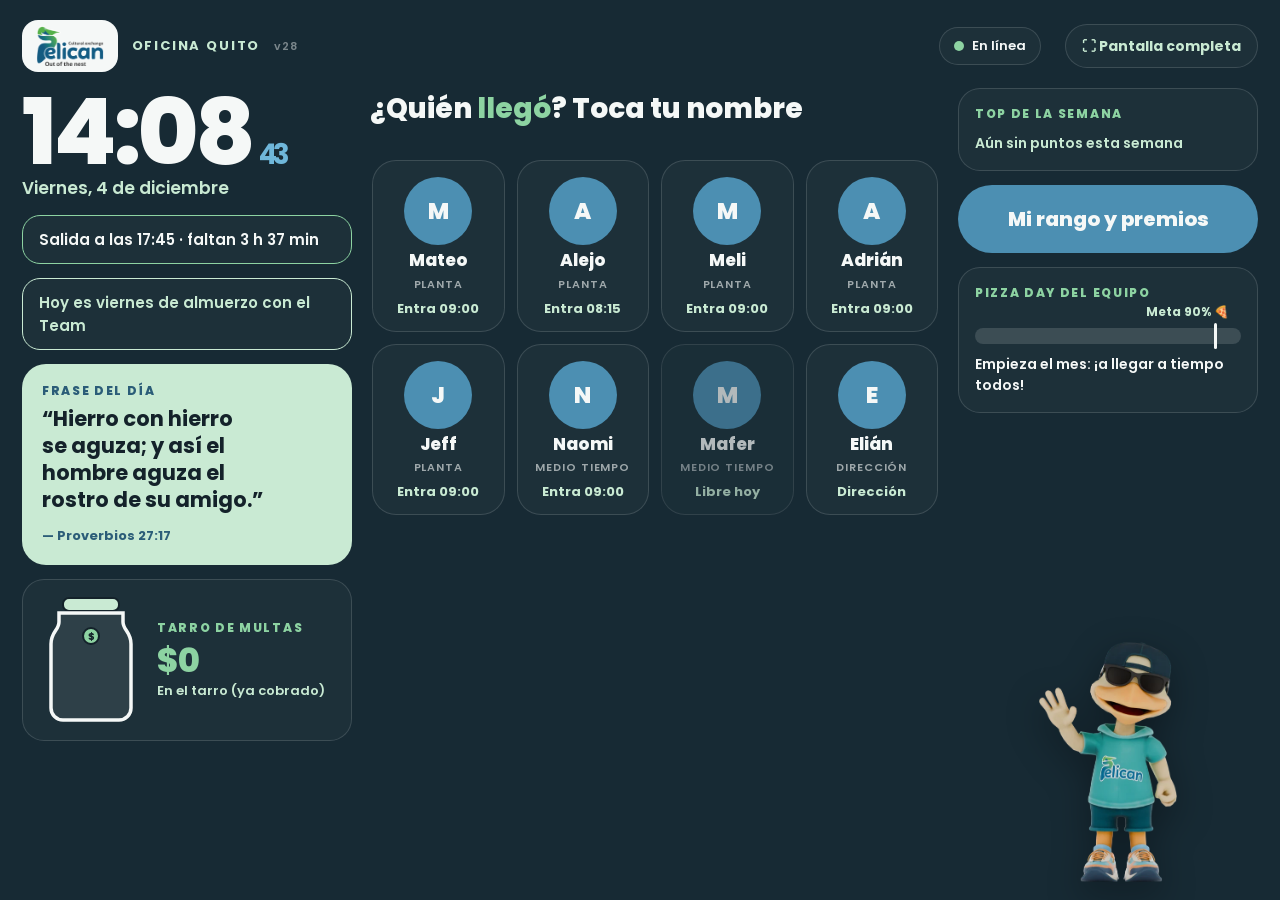
<file: index.html>
<!doctype html>
<html lang="es">
<head>
<meta charset="utf-8">
<meta name="viewport" content="width=device-width, initial-scale=1, viewport-fit=cover">
<meta name="robots" content="noindex, nofollow">
<meta name="theme-color" content="#172A34">
<link rel="manifest" href="manifest.webmanifest">
<link rel="icon" href="assets/icon-192.png">
<title>Pelican · Asistencia</title>
<link rel="stylesheet" href="styles.css?v=28">
</head>
<body>
<svg width="0" height="0" style="position:absolute" aria-hidden="true">
  <symbol id="i-flame" viewBox="0 0 24 24"><path d="M12 2c1 3.5-1 5-2.5 7C8 11 7 12.5 7 15a5 5 0 0010 0c0-2-1-3.5-2-4.5.3 2-.7 3-1.7 3C13 11 14.5 6.5 12 2z"/></symbol>
  <symbol id="i-check" viewBox="0 0 24 24"><path d="M9.5 17.2L4.8 12.5l1.9-1.9 2.8 2.8 7.8-7.8 1.9 1.9z"/></symbol>
  <symbol id="i-clock" viewBox="0 0 24 24"><path d="M12 3a9 9 0 100 18 9 9 0 000-18zm1 9.4l3.3 2-1 1.6L11 13V7h2z"/></symbol>
  <symbol id="i-star" viewBox="0 0 24 24"><path d="M12 2.5l2.9 6 6.6.9-4.8 4.6 1.2 6.5L12 17.4 6.1 20.5l1.2-6.5L2.5 9.4l6.6-.9z"/></symbol>
  <symbol id="i-sun" viewBox="0 0 24 24"><path d="M12 7a5 5 0 100 10 5 5 0 000-10zM11 1h2v3h-2zm0 19h2v3h-2zM1 11h3v2H1zm19 0h3v2h-3zM4.2 5.6l1.4-1.4 2.1 2.1-1.4 1.4zM16.3 17.7l1.4-1.4 2.1 2.1-1.4 1.4zM4.2 18.4l2.1-2.1 1.4 1.4-2.1 2.1zM16.3 6.3l2.1-2.1 1.4 1.4-2.1 2.1z"/></symbol>
  <symbol id="i-medal" viewBox="0 0 24 24"><path d="M7 2h4l1 5-2 1zm10 0h-4l-1 5 2 1zM12 9a6 6 0 100 12 6 6 0 000-12zm0 2.5l1.3 2.7 3 .4-2.2 2.1.5 3L12 20l-2.6 1.4.5-3-2.2-2.1 3-.4z"/></symbol>
</svg>
<canvas id="confetti"></canvas>

<section class="screen" id="s-home"></section>
<section class="screen" id="s-pin"></section>
<section class="screen" id="s-act"></section>
<section class="screen" id="s-check"></section>
<section class="screen" id="s-cam"></section>
<section class="screen" id="s-res"></section>
<section class="screen" id="s-rank"></section>
<div class="modal" id="modal"></div>

<script src="config.js?v=28"></script>
<script src="rules.js?v=28"></script>
<script src="quotes.js?v=28"></script>
<script src="daily.js?v=28"></script>
<script src="app.js?v=28"></script>
</body>
</html>
</file>
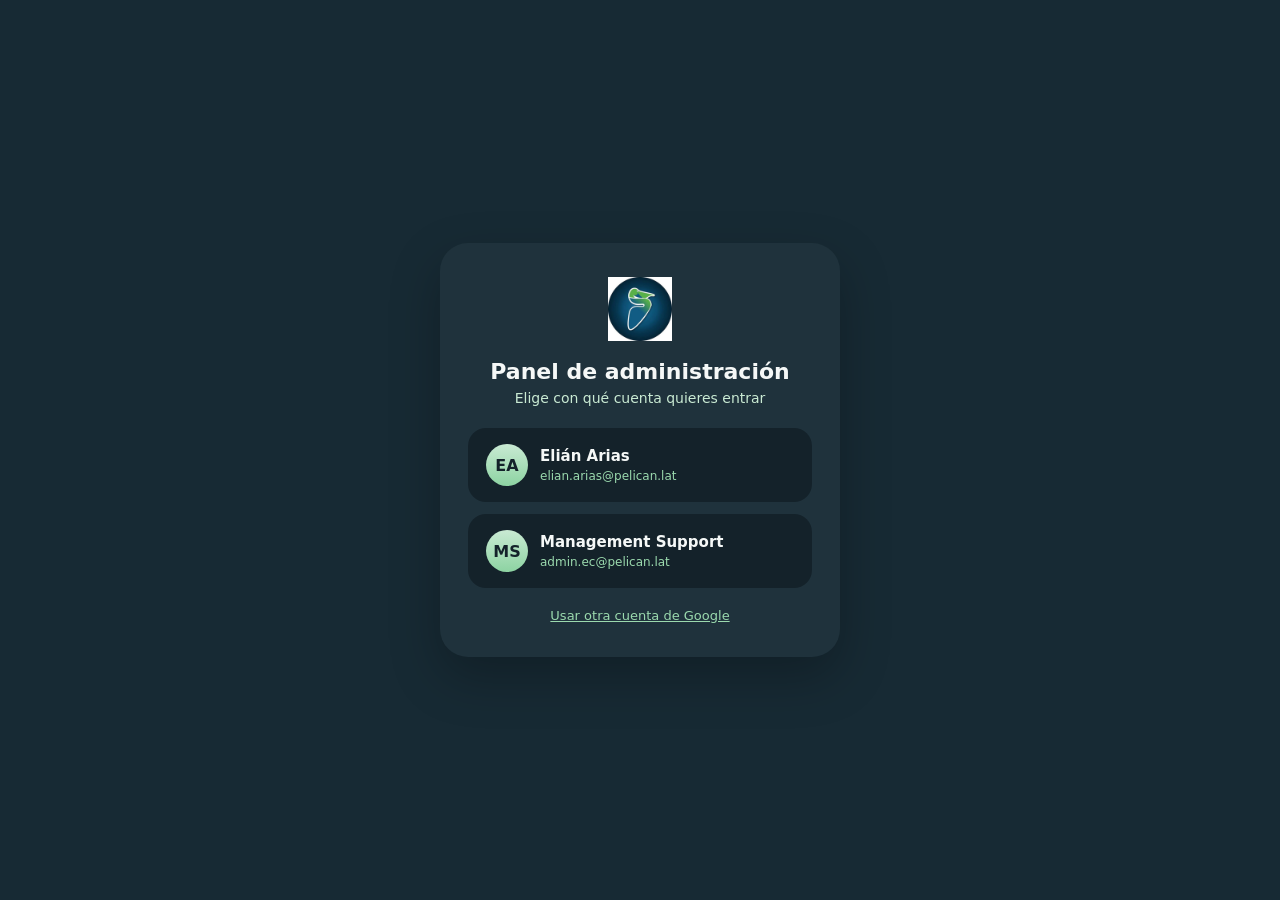
<file: admin/index.html>
<!doctype html>
<html lang="es"><head><meta charset="utf-8"><meta name="viewport" content="width=device-width,initial-scale=1">
<title>Pelican · Acceso administración</title>
<style>
*{box-sizing:border-box;margin:0}
body{min-height:100vh;display:grid;place-items:center;padding:20px;background:#172A34;color:#F5F8F7;font-family:system-ui,-apple-system,"Segoe UI",sans-serif}
.card{width:100%;max-width:400px;background:#1F323C;border-radius:28px;padding:34px 28px;text-align:center;box-shadow:0 20px 50px rgba(0,0,0,.25)}
img{width:64px;height:64px;margin-bottom:14px}
h1{font-size:22px;margin-bottom:6px}
p{color:#C9EAD3;font-size:14px;margin-bottom:22px}
a.b{display:flex;align-items:center;gap:12px;text-align:left;margin-top:12px;padding:14px 16px;border-radius:18px;background:#14222A;color:#F5F8F7;text-decoration:none;border:2px solid transparent;transition:.15s}
a.b:hover{border-color:#8DD3A2;transform:translateY(-1px)}
.av{flex:none;width:42px;height:42px;border-radius:50%;background:linear-gradient(#C9EAD3,#8DD3A2);color:#14222A;font-weight:800;display:grid;place-items:center}
b{display:block;font-size:15px}small{color:#9BDAAE;font-size:12px}
.o{display:block;margin-top:20px;color:#9BDAAE;font-size:13px}
</style></head><body>
<div class="card">
<img src="../assets/isotipo.png" alt="">
<h1>Panel de administración</h1>
<p>Elige con qué cuenta quieres entrar</p>
<a class="b" id="a1" href="#"><span class="av">EA</span><span><b>Elián Arias</b><small>elian.arias@pelican.lat</small></span></a>
<a class="b" id="a2" href="#"><span class="av">MS</span><span><b>Management Support</b><small>admin.ec@pelican.lat</small></span></a>
<a class="o" id="o" href="#">Usar otra cuenta de Google</a>
</div>
<script>
var U='https://script.google.com/a/macros/pelican.lat/s/AKfycbww0NFXtmZOR332M3VA9h8_Ooi0qXtUAGIZiTB9iwWtm1vmRT1_8PrTUli3q8UeyDNPSw/exec?page=admin';
function link(m){return U+'&authuser='+encodeURIComponent(m)}
document.getElementById('a1').href=link('elian.arias@pelican.lat');
document.getElementById('a2').href=link('admin.ec@pelican.lat');
document.getElementById('o').href=U;
</script></body></html>
</file>
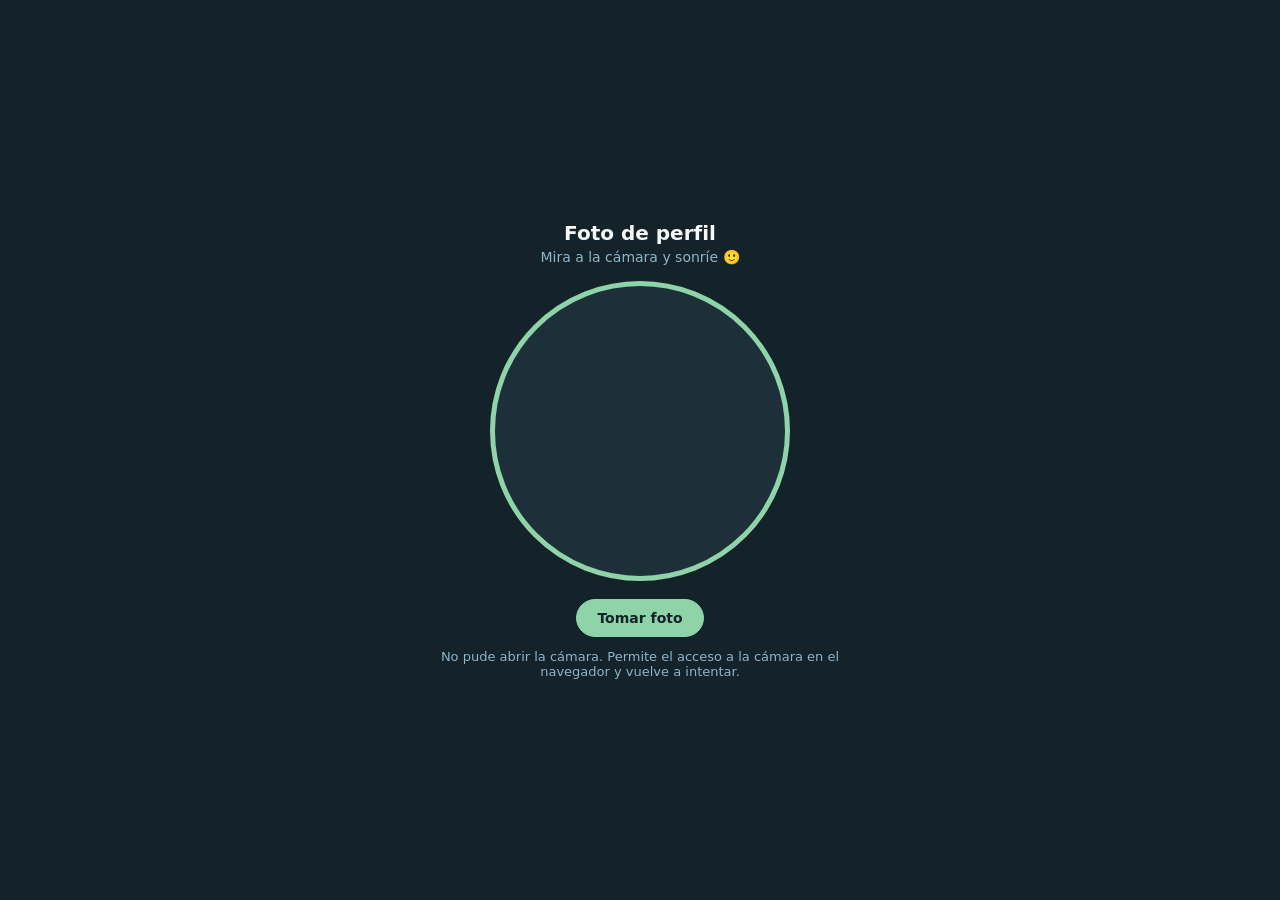
<file: foto.html>
<!doctype html>
<html lang="es"><head><meta charset="utf-8"><meta name="viewport" content="width=device-width,initial-scale=1"><title>Foto de perfil · Pelican</title>
<style>
:root{--n2:#14222A;--n1:#1D2F39;--g1:#8FD3A8;--g3:#CFE8DC;--b3:#8FB4C8;--w:#F5F8F7}
*{box-sizing:border-box}body{margin:0;min-height:100vh;display:grid;place-items:center;background:var(--n2);color:var(--w);font-family:system-ui,-apple-system,Segoe UI,Roboto,sans-serif;text-align:center;padding:20px}
main{width:min(420px,100%)}h1{font-size:20px;margin:0 0 4px}p{color:var(--b3);font-size:14px;margin:4px 0 16px}
.cam{width:min(300px,80vw);aspect-ratio:1;margin:0 auto;border-radius:50%;overflow:hidden;border:5px solid var(--g1);background:var(--n1)}
video,img{width:100%;height:100%;object-fit:cover;display:block}video{transform:scaleX(-1)}
.row{display:flex;gap:10px;justify-content:center;margin-top:18px;flex-wrap:wrap}
button,a.b{font:inherit;font-weight:700;font-size:14px;padding:10px 20px;border-radius:999px;border:1.5px solid rgba(143,211,168,.45);background:transparent;color:var(--g3);cursor:pointer;text-decoration:none}
button.p{background:var(--g1);border-color:var(--g1);color:var(--n2)}.hide{display:none}#msg{min-height:20px;margin-top:12px;font-size:13px;color:var(--b3)}
</style></head><body><main>
<h1>Foto de perfil</h1><p>Mira a la cámara y sonríe 🙂</p>
<div class="cam"><video id="v" autoplay playsinline muted></video><img id="s" class="hide" alt=""></div>
<div class="row" id="r1"><button class="p" id="snap">Tomar foto</button></div>
<div class="row hide" id="r2"><button id="again">Repetir</button><button class="p" id="use">Usar esta foto</button></div>
<div id="msg"></div>
<script>
var v=document.getElementById('v'),s=document.getElementById('s'),r1=document.getElementById('r1'),r2=document.getElementById('r2'),msg=document.getElementById('msg'),stream=null,data='';
function show(on){v.classList.toggle('hide',!on);s.classList.toggle('hide',on);r1.classList.toggle('hide',!on);r2.classList.toggle('hide',on)}
function start(){navigator.mediaDevices.getUserMedia({video:{facingMode:'user',width:{ideal:1280},height:{ideal:960}},audio:false}).then(function(st){stream=st;v.srcObject=st;show(true);msg.textContent=''}).catch(function(){msg.textContent='No pude abrir la cámara. Permite el acceso a la cámara en el navegador y vuelve a intentar.'})}
document.getElementById('snap').onclick=function(){if(!v.videoWidth)return;var m=Math.min(v.videoWidth,v.videoHeight),c=document.createElement('canvas');c.width=c.height=Math.min(720,m);var x=c.getContext('2d');x.translate(c.width,0);x.scale(-1,1);x.drawImage(v,(v.videoWidth-m)/2,(v.videoHeight-m)/2,m,m,0,0,c.width,c.height);data=c.toDataURL('image/jpeg',.85);s.src=data;show(false)};
document.getElementById('again').onclick=function(){show(true)};
document.getElementById('use').onclick=function(){
  if(window.opener&&!window.opener.closed){window.opener.postMessage({pelicanFoto:data},'*');if(stream)stream.getTracks().forEach(function(t){t.stop()});window.close();msg.textContent='Listo, ya puedes cerrar esta ventana.'}
  else{var a=document.createElement('a');a.href=data;a.download='foto-perfil.jpg';a.click();msg.textContent='Se descargó la foto: súbela con "Subir archivo" en el panel.'}};
start();
</script></main></body></html>
</file>
<file: styles.css>
/* Paleta Pelican suavizada (base de marca, tonos sobrios). Fuentes locales para funcionar sin internet. */
@font-face{font-family:Poppins;font-weight:400;src:url(fonts/poppins-latin-400-normal.woff2) format("woff2");font-display:swap}
@font-face{font-family:Poppins;font-weight:500;src:url(fonts/poppins-latin-500-normal.woff2) format("woff2");font-display:swap}
@font-face{font-family:Poppins;font-weight:600;src:url(fonts/poppins-latin-600-normal.woff2) format("woff2");font-display:swap}
@font-face{font-family:Poppins;font-weight:700;src:url(fonts/poppins-latin-700-normal.woff2) format("woff2");font-display:swap}
@font-face{font-family:Poppins;font-weight:800;src:url(fonts/poppins-latin-800-normal.woff2) format("woff2");font-display:swap}
@font-face{font-family:Poppins;font-weight:800;font-style:italic;src:url(fonts/poppins-latin-800-italic.woff2) format("woff2");font-display:swap}
@font-face{font-family:Anton;font-weight:400;src:url(fonts/anton-latin-400-normal.woff2) format("woff2");font-display:swap}

:root{
  --g1:#8DD3A2; --g2:#9BDAAE; --g3:#C9EAD3;
  --b1:#6FB7DA; --b2:#4C8FB2; --b3:#2B5D78;
  --w:#F5F8F7; --n1:#1F323C; --n2:#14222A; --bg:#172A34;
  --card:color-mix(in srgb,var(--n1) 78%,transparent);
  --line:color-mix(in srgb,var(--w) 14%,transparent);
  --font:Poppins,system-ui,-apple-system,"Segoe UI",sans-serif;
  color-scheme:dark;
}
*{box-sizing:border-box;-webkit-tap-highlight-color:transparent}
html,body{height:100%;margin:0}
body{font-family:var(--font);color:var(--w);background:var(--bg);
  overflow:hidden;user-select:none;-webkit-user-select:none;touch-action:manipulation}
h1,h2,h3,p{margin:0}
button{font:inherit;color:inherit;border:0;background:none;cursor:pointer}
img{display:block;max-width:100%}

/* ---------- Texto "sticker" (estilo de la marca) ---------- */
.stk{position:relative;display:inline-block;isolation:isolate;font-family:Anton,Impact,sans-serif;font-weight:400;text-transform:uppercase;
  color:var(--w);letter-spacing:.01em;line-height:1}
.stk::before{content:attr(data-t);position:absolute;left:0;top:0;z-index:-1;color:var(--n2);-webkit-text-stroke:.24em var(--n2);
  text-shadow:0 .09em .16em rgb(0 0 0/.55);white-space:inherit}
.stk.g{font-family:var(--font);font-weight:800;font-style:italic;letter-spacing:-.01em;
  color:transparent}
.stk.g::after{content:attr(data-t);position:absolute;left:0;top:0;background:linear-gradient(var(--g3),var(--g1));-webkit-background-clip:text;background-clip:text;color:transparent;white-space:inherit}
.stk-wrap{display:block;font-size:clamp(30px,5.2vw,58px);line-height:1.12;text-wrap:balance}
.stk-wrap .stk{margin:0 .08em}

.screen{position:fixed;inset:0;display:none;flex-direction:column;overflow:auto;
  padding:max(18px,env(safe-area-inset-top)) max(22px,env(safe-area-inset-right)) max(18px,env(safe-area-inset-bottom)) max(22px,env(safe-area-inset-left))}
.screen.on{display:flex;animation:in .3s ease both}
@keyframes in{from{opacity:0;transform:translateY(8px)}to{opacity:1;transform:none}}

/* ---------- Barra superior ---------- */
.top{display:flex;align-items:center;gap:14px;min-height:56px;position:relative}
.garland{position:absolute;top:-14px;left:50%;transform:translateX(-50%);width:min(440px,36vw);height:auto;pointer-events:none;z-index:3;overflow:visible;filter:drop-shadow(0 3px 3px rgba(0,0,0,.3))}
.gsw{transform-box:fill-box;transform-origin:50% 0;animation:gsw 3.4s ease-in-out infinite}
@keyframes gsw{0%,100%{transform:rotate(-3deg)}50%{transform:rotate(3deg)}}
@media (prefers-reduced-motion:reduce){.gsw{animation:none}}
.quote.bdcard{background:color-mix(in srgb,#E8C766 62%,#F5F8F7)}
.quote.bdcard .eb,.quote.bdcard cite{color:var(--n2)}
.logo{background:var(--w);border-radius:16px;padding:6px 14px;display:flex;align-items:center}
.logo img{height:40px;width:auto}
.ver{font-size:11px;font-weight:600;opacity:.45;letter-spacing:.08em}
.office{font-weight:700;letter-spacing:.14em;text-transform:uppercase;font-size:13px;color:var(--g3)}
.net{margin-left:auto;display:flex;align-items:center;gap:8px;font-size:13px;font-weight:600;padding:8px 14px;border-radius:999px;background:var(--card);border:1px solid var(--line)}
.net i{width:10px;height:10px;border-radius:50%;background:var(--g1)}
.net.off i{background:var(--b1);animation:pulse 1.4s infinite}
@keyframes pulse{50%{opacity:.35}}

/* ---------- HOME ---------- */
.home{display:grid;grid-template-columns:minmax(260px,330px) minmax(0,1fr) minmax(240px,300px);gap:18px;flex:1;min-height:0;margin-top:14px}
@media (max-width:1100px){.home{grid-template-columns:minmax(240px,300px) minmax(0,1fr)}.col-r{grid-column:1/-1;display:grid;grid-template-columns:repeat(auto-fit,minmax(240px,1fr));gap:14px}}
@media (max-width:760px){.home{grid-template-columns:1fr}}
.col{display:flex;flex-direction:column;gap:14px;min-height:0}
.clock{font-family:var(--font);font-weight:800;font-size:clamp(58px,8vw,92px);line-height:.95;letter-spacing:-.04em;font-variant-numeric:tabular-nums}
.clock small{font-size:.3em;font-weight:700;color:var(--b1);margin-left:6px}
.date{font-weight:600;color:var(--g3);font-size:17px}
.banner{border-radius:18px;padding:12px 16px;font-weight:600;font-size:15px;background:var(--card);border:1.5px solid var(--line)}
.banner.ok{border-color:var(--g1)} .banner.late{border-color:var(--b1)} .banner.fri{border-color:var(--g3);color:var(--g3)} .banner.extra{border-color:var(--b2)}
.quote{border-radius:24px;padding:18px 20px;background:var(--g3);color:var(--n2);position:relative;overflow:hidden}
.quote .eb{font-size:12px;font-weight:800;letter-spacing:.14em;text-transform:uppercase;color:var(--b3)}
.quote p{font-size:clamp(17px,1.9vw,21px);font-weight:700;line-height:1.28;margin:6px 0 8px;text-wrap:balance}
.quote cite{font-style:normal;font-size:13px;font-weight:700;color:var(--b3)}
.panel{border-radius:22px;padding:16px;background:var(--card);border:1px solid var(--line)}
.panel h3{font-size:12px;letter-spacing:.14em;text-transform:uppercase;font-weight:800;color:var(--g1);margin-bottom:10px}
.mid{display:flex;flex-direction:column;gap:14px;min-height:0}
.h2{font-size:clamp(20px,2.6vw,28px);font-weight:800}
.h2 em{font-style:normal;color:var(--g1)}

/* almuerzo */
.lunches{display:grid;grid-template-columns:repeat(auto-fit,minmax(210px,1fr));gap:12px}
.lcard{display:flex;align-items:center;gap:14px;border-radius:22px;padding:12px 14px;background:var(--card);border:1.5px solid var(--g1)}
.lcard.over{border-color:var(--b1)}
.ring{position:relative;width:86px;height:86px;flex:none}
.ring svg{width:100%;height:100%;transform:rotate(-90deg)}
.ring circle{fill:none;stroke-width:9;stroke-linecap:round}
.ring .bg{stroke:color-mix(in srgb,var(--w) 14%,transparent)}
.ring .fg{stroke:var(--g1);transition:stroke-dashoffset .9s linear}
.lcard.low .ring .fg{stroke:var(--g3)} .lcard.over .ring .fg{stroke:var(--b1);animation:pulse 1.2s infinite}
.ring b{position:absolute;inset:0;display:grid;place-items:center;font-size:19px;font-weight:800;font-variant-numeric:tabular-nums}
.lcard .nm{font-weight:800;font-size:17px}
.lcard .sub{font-size:12px;font-weight:600;color:var(--g3);margin-top:2px}
.lcard.over .sub{color:var(--b1)}

/* tiles de personas */
.grid{display:grid;grid-template-columns:repeat(auto-fill,minmax(150px,1fr));gap:12px;overflow:auto;padding:2px;align-content:start}
.tile{position:relative;display:flex;flex-direction:column;align-items:center;gap:6px;text-align:center;padding:16px 8px 12px;border-radius:24px;background:var(--card);border:1.5px solid var(--line);transition:transform .12s,border-color .12s}
.tile:active{transform:scale(.96)}
.tile.s-working,.tile.s-back{border-color:var(--g1)}
.tile.s-late{border-color:var(--b1)}
.tile.s-lunch{border-color:var(--g3)}
.tile.s-done,.tile.s-off,.tile.s-permit{opacity:.7}
.av{position:relative;width:68px;height:68px;border-radius:50%;display:grid;place-items:center;font-weight:800;font-size:23px;background:var(--b2);color:var(--w)}
.tile.s-working .av,.tile.s-back .av{background:var(--g1);color:var(--n2)}
.tile .nm{font-weight:800;font-size:17px;line-height:1.1}
.tile .tp{font-size:11px;font-weight:600;letter-spacing:.08em;text-transform:uppercase;color:color-mix(in srgb,var(--w) 60%,transparent)}
.tile .stt{font-size:13px;font-weight:700;color:var(--g3);min-height:19px}
.tile.s-late .stt{color:var(--b1)}
.tile .fl{position:absolute;top:10px;right:10px;display:flex;align-items:center;gap:2px;font-size:12px;font-weight:800;color:var(--g1)}
.tile .fl svg{width:15px;height:15px;fill:var(--g1)}
.hat{position:absolute;top:-23px;left:50%;width:30px;height:39px;transform:translateX(-34%) rotate(13deg);z-index:2;filter:drop-shadow(0 2px 2px rgba(0,0,0,.35))}

/* tarro */
.jar{display:flex;align-items:center;gap:14px}
.jar svg{width:104px;height:128px;flex:none;overflow:visible}
.jar .amt{font-size:34px;font-weight:800;color:var(--g1);line-height:1}
.jar .lbl{font-size:13px;font-weight:600;color:var(--g3);margin-top:4px}
.coin-fall{animation:fall 6s ease-in infinite;transform-origin:center}
@keyframes fall{0%{transform:translateY(-34px);opacity:0}8%{opacity:1}30%{transform:translateY(0)}100%{transform:translateY(0);opacity:1}}
.top3 li{display:flex;justify-content:space-between;font-weight:700;font-size:15px;padding:4px 0;list-style:none}
.top3 ol{margin:0;padding:0}
.top3 li span:last-child{color:var(--g3)}
.goal .bar{position:relative;height:16px;border-radius:999px;background:color-mix(in srgb,var(--w) 14%,transparent);overflow:visible}
.goal .bar i{display:block;height:100%;border-radius:999px;background:var(--g1)}
.goal .bar i.low{background:var(--b1)}
.goal .bar{margin-top:26px}
.goal .bar .gm{position:absolute;top:-25px;transform:translateX(-82%);font-style:normal;font-size:12px;font-weight:700;color:var(--g3);white-space:nowrap}
.goal .bar u{position:absolute;top:-5px;bottom:-5px;width:3px;background:var(--w);border-radius:2px}
.goal p{font-size:14px;font-weight:600;margin-top:10px}
.bday{display:flex;align-items:center;gap:10px;font-weight:700;font-size:15px}
.jayhome{position:fixed;right:12px;bottom:0;height:min(32vh,260px);width:auto;pointer-events:none;opacity:.95}
@media (max-width:1100px){.jayhome{display:none}}

/* ---------- PIN ---------- */
.center{margin:auto;width:min(430px,100%);display:flex;flex-direction:column;align-items:center;gap:16px;text-align:center}
.center .av{width:96px;height:96px;font-size:32px}
.dots{display:flex;gap:14px;height:22px}
.dots i{width:20px;height:20px;border-radius:50%;border:2.5px solid var(--b1)}
.dots i.f{background:var(--g1);border-color:var(--g1)}
.keys{display:grid;grid-template-columns:repeat(3,1fr);gap:12px;width:100%}
.key{height:78px;border-radius:24px;background:var(--card);border:1.5px solid var(--line);font-size:31px;font-weight:700}
.key:active{background:var(--b2)}
.key.sm{font-size:18px}
.msg{min-height:24px;font-weight:700;color:var(--b1)}
.link{font-weight:700;color:var(--g3);padding:10px 14px;font-size:16px}
.btn{min-height:68px;padding:0 36px;border-radius:999px;font-weight:800;font-size:20px;background:var(--g1);color:var(--n2);box-shadow:0 8px 28px color-mix(in srgb,var(--g1) 28%,transparent)}
.btn:active{transform:scale(.97)}
.btn.ghost{background:var(--card);color:var(--w);border:1.5px solid var(--line);box-shadow:none}
.btn.blue{background:var(--b2);color:var(--w);box-shadow:none}
.btn:disabled{opacity:.4}
.row{display:flex;gap:12px;flex-wrap:wrap;justify-content:center}
.big-actions{display:grid;gap:14px;width:100%}
.big-actions .btn{min-height:84px;font-size:22px}

/* ---------- CÁMARA ---------- */
.cam{position:relative;width:min(470px,86vw);aspect-ratio:1;border-radius:50%;overflow:hidden;border:7px solid var(--g1);background:var(--b3)}
.cam video{width:100%;height:100%;object-fit:cover;transform:scaleX(-1)}
.cam .shot{position:absolute;inset:0;display:none;width:100%;height:100%;object-fit:cover}
.cam .cd{position:absolute;inset:0;display:none;place-items:center;font-family:Anton;font-size:150px;color:var(--g1);background:color-mix(in srgb,var(--n2) 40%,transparent);-webkit-text-stroke:6px var(--n2);paint-order:stroke fill}
.pre{width:min(560px,92vw);border-radius:22px;overflow:hidden;border:4px solid var(--g1);display:none}
.pre img{width:100%}

/* ---------- Limpieza ---------- */
.check{display:flex;flex-direction:column;gap:12px;width:100%;text-align:left}
.chk{display:flex;align-items:center;gap:16px;padding:18px 20px;border-radius:20px;background:var(--card);border:1.5px solid var(--line);font-size:19px;font-weight:700;width:100%}
.chk .box{width:34px;height:34px;border-radius:10px;border:3px solid var(--b1);display:grid;place-items:center;flex:none}
.chk .box svg{width:22px;height:22px;fill:var(--n2);display:none}
.chk.on{border-color:var(--g1)}
.chk.on .box{background:var(--g1);border-color:var(--g1)}
.chk.on .box svg{display:block}
.chk.closer{border-color:var(--b2);font-size:16px}

/* ---------- Resultado ---------- */
.res{margin:auto;width:min(860px,100%);display:grid;grid-template-columns:minmax(0,1fr) 190px;gap:16px;align-items:end}
@media (max-width:760px){.res{grid-template-columns:1fr}.res .jay{display:none}}
.res .main{display:flex;flex-direction:column;gap:14px}
.hero{border-radius:28px;padding:22px 24px;background:var(--n1);border:2px solid var(--g1)}
.hero.late{border-color:var(--b1)}
.hero .eb{font-size:13px;font-weight:800;letter-spacing:.14em;text-transform:uppercase;color:var(--g3);margin-bottom:8px}
.hero.late .eb{color:var(--b1)}
.hero p{font-size:clamp(16px,2vw,19px);font-weight:600;margin-top:12px}
.res .jay{height:min(52vh,430px);width:auto;justify-self:center;filter:drop-shadow(0 14px 24px rgb(0 0 0/.4))}
.stats{display:grid;grid-template-columns:repeat(3,1fr);gap:12px}
.stat{border-radius:20px;padding:12px;background:var(--card);border:1px solid var(--line);text-align:center}
.stat b{display:flex;align-items:center;justify-content:center;gap:4px;font-size:30px;font-weight:800;color:var(--g1);line-height:1.1}
.stat b svg{width:26px;height:26px;fill:var(--g1)}
.stat span{font-size:12px;font-weight:700;color:var(--g3)}
.bar2{height:14px;border-radius:999px;background:color-mix(in srgb,var(--w) 14%,transparent);overflow:hidden}
.bar2 i{display:block;height:100%;width:0;background:var(--g1);border-radius:999px;transition:width 1.1s cubic-bezier(.2,.8,.2,1)}
.rk{display:flex;justify-content:space-between;gap:10px;font-weight:800;margin-bottom:8px;font-size:16px}
.rk span:last-child{color:var(--g3);font-weight:600;font-size:13px;text-align:right}
.week{display:grid;grid-template-columns:repeat(5,1fr);gap:8px;text-align:center}
.day{border-radius:16px;padding:8px 4px;border:1.5px solid var(--line);font-weight:800;font-size:14px}
.day svg{width:22px;height:22px;display:block;margin:3px auto 0}
.day.ok{border-color:var(--g1);background:color-mix(in srgb,var(--g1) 18%,transparent)} .day.ok svg{fill:var(--g1)}
.day.late{border-color:var(--b1)} .day.late svg{fill:var(--b1)}
.day.today{border-color:var(--w)}
.day.pending,.day.off,.day.miss{opacity:.5}
.medals{display:flex;gap:8px;flex-wrap:wrap}
.medal{display:flex;align-items:center;gap:7px;padding:7px 12px;border-radius:999px;background:var(--card);border:1px solid var(--line);font-size:13px;font-weight:800;opacity:.4}
.medal.got{opacity:1;border-color:var(--g1);color:var(--g3)}
.medal.new{background:var(--g1);color:var(--n2);animation:pop .6s ease both}
.medal svg{width:18px;height:18px;fill:currentColor}
@keyframes pop{0%{transform:scale(.4)}70%{transform:scale(1.12)}100%{transform:scale(1)}}
.mini{display:grid;grid-template-columns:repeat(2,1fr);gap:10px}
.mini .stat b{font-size:24px}
#confetti{position:fixed;inset:0;pointer-events:none;z-index:9}

/* ---------- Modal ---------- */
.modal{position:fixed;inset:0;z-index:20;display:none;place-items:center;background:color-mix(in srgb,var(--n2) 82%,transparent);padding:20px}
.modal.on{display:grid}
.mbox{width:min(520px,100%);border-radius:28px;padding:24px;background:var(--n1);border:2px solid var(--b1);display:flex;align-items:center;gap:18px;flex-wrap:wrap;justify-content:center;text-align:center}
.mbox img{height:200px;width:auto}
.mbox h2{width:100%}
@media (prefers-reduced-motion:reduce){*{animation:none!important;transition:none!important}}

/* ---------- añadidos ---------- */
.date::first-letter{text-transform:uppercase}
.col-r .jaycol{margin-top:auto;align-self:center;height:min(28vh,240px);width:auto;max-height:240px;min-height:0;object-fit:contain;filter:drop-shadow(0 12px 18px rgb(0 0 0/.35))}
.duo{display:grid;grid-template-columns:1fr 1fr;gap:12px}
@media (max-width:760px){.duo{grid-template-columns:1fr}}
.actions{display:flex;justify-content:center;gap:12px;margin-top:14px}
.empty{font-size:14px;font-weight:600;color:var(--g3)}

/* ajuste: 8 tarjetas del equipo siempre visibles */
.grid{grid-template-columns:repeat(4,minmax(0,1fr))}
@media (max-height:880px){.tile{padding:10px 6px 8px;gap:3px;border-radius:20px}.tile .av{width:50px;height:50px;font-size:22px}.tile .nm{font-size:16px}.tile .tp{font-size:10px}.tile .stt{font-size:12px}.lcard{padding:8px 12px}.lcard .ring{width:64px;height:64px}}
.av{overflow:visible}
.duo{align-items:start}
@media (max-height:880px){.res .main{gap:10px}.hero{padding:16px 22px}.hero .stk-wrap{font-size:clamp(28px,4vw,44px)}.hero p{margin-top:8px;font-size:16px}.res .quote{padding:12px 18px}.res .quote p{font-size:17px}.stat{padding:8px}.res .panel{padding:10px 14px}.week .day{height:44px}.res .actions{margin-top:0}}
.daily{width:min(560px,92vw);margin:2px auto 0;padding:10px 16px;border-radius:18px;background:var(--g3);color:var(--n2);font-size:14px;line-height:1.35;text-align:left}
.daily p{margin:3px 0}.daily b{color:var(--b3)}
.av .pic{position:absolute;inset:0;width:100%;height:100%;object-fit:cover;border-radius:50%}

/* Tablets de ~10": si no cabe todo en una pantalla, el inicio se desplaza en vez de apilarse encima */
@media (max-width:1100px),(max-height:700px){
  .home{flex:none;min-height:auto}
  .home>.col,.home>.mid{min-height:auto;overflow:visible}
  .grid{overflow:visible}
  .screen{overflow-y:auto;-webkit-overflow-scrolling:touch}
}
@media (max-height:720px){
  .center{gap:8px}.center .av{width:56px;height:56px;font-size:22px}
  .center .stk-wrap{font-size:34px!important}
  .keys{gap:8px}.key{height:56px;font-size:26px;border-radius:18px}.msg{min-height:18px}.link{padding:6px 12px}
}
@media (max-height:620px){.key{height:48px;font-size:24px}.center{gap:6px}}
@media (max-height:720px){
  #ct{font-size:26px!important}
  .cam{width:max(210px,min(470px,86vw,calc(100vh - 390px)))}
  .pre{width:max(300px,min(560px,92vw,calc((100vh - 330px) * 1.5)))}
  .daily{padding:6px 12px;font-size:12px;border-radius:14px}.daily p{margin:1px 0}
  .btn{min-height:52px;font-size:18px}
}

/* ---- Tablet fija (BlackView ~10", pantalla 1200x800): botón de pantalla completa, modo ligero y pantalla de inicio sin desplazamiento ---- */
.fsb{margin-left:10px;padding:10px 16px;min-height:44px;border-radius:999px;background:var(--card);border:1px solid var(--line);font-weight:700;font-size:14px;color:var(--g3)}
.fsb:active{background:var(--b2)}
.isfs .fsb{display:none}
.net{margin-left:auto}
@media (display-mode:fullscreen),(display-mode:standalone){.fsb{display:none}}
.lite *,.lite *::before,.lite *::after{animation:none!important;transition:none!important}
.lite .btn,.lite .tile,.lite .quote,.lite .panel{box-shadow:none!important}
@media (max-height:720px){.key{height:clamp(46px,9.4vh,78px)}}
@media (min-width:700px) and (max-width:1100px) and (max-height:700px){
  .home{grid-template-columns:240px minmax(0,1fr);gap:12px;margin-top:6px}
  .home .col .quote{display:none}
  .clock{font-size:64px}.date{font-size:15px}
  .banner{padding:8px 12px;font-size:14px}
  .jar{padding:10px;gap:10px}.jar svg{width:64px;height:80px}.jar .amt{font-size:30px}
  .h2{font-size:21px}.mid{gap:8px}
  .lunches{grid-template-columns:repeat(auto-fit,minmax(170px,1fr));gap:8px}
  .lcard{padding:6px 10px;gap:10px}.lcard .ring{width:50px;height:50px}.ring b{font-size:13px}.lcard .nm{font-size:15px}.lcard .sub{font-size:11px}
  .grid{gap:8px}.tile{padding:8px 4px 6px}.tile .av{width:46px;height:46px;font-size:20px}.tile .nm{font-size:16px}
}

/* ---------- Salida a la U / trabajo externo ---------- */
.fr{display:flex;gap:18px;justify-content:center;margin:14px 0 6px}
.fr label{display:flex;flex-direction:column;gap:4px;font-weight:800;font-size:13px;letter-spacing:.08em;text-transform:uppercase;color:var(--g3)}
.fr input{font:800 30px/1 Poppins,sans-serif;color:var(--w);background:var(--card);border:1.5px solid var(--line);border-radius:16px;padding:10px 14px;min-width:150px;text-align:center}
.btn.sel{background:var(--g1);color:var(--n2);border-color:var(--g1)}
.tile .stt{overflow:hidden;text-overflow:ellipsis;white-space:nowrap}
</file>
